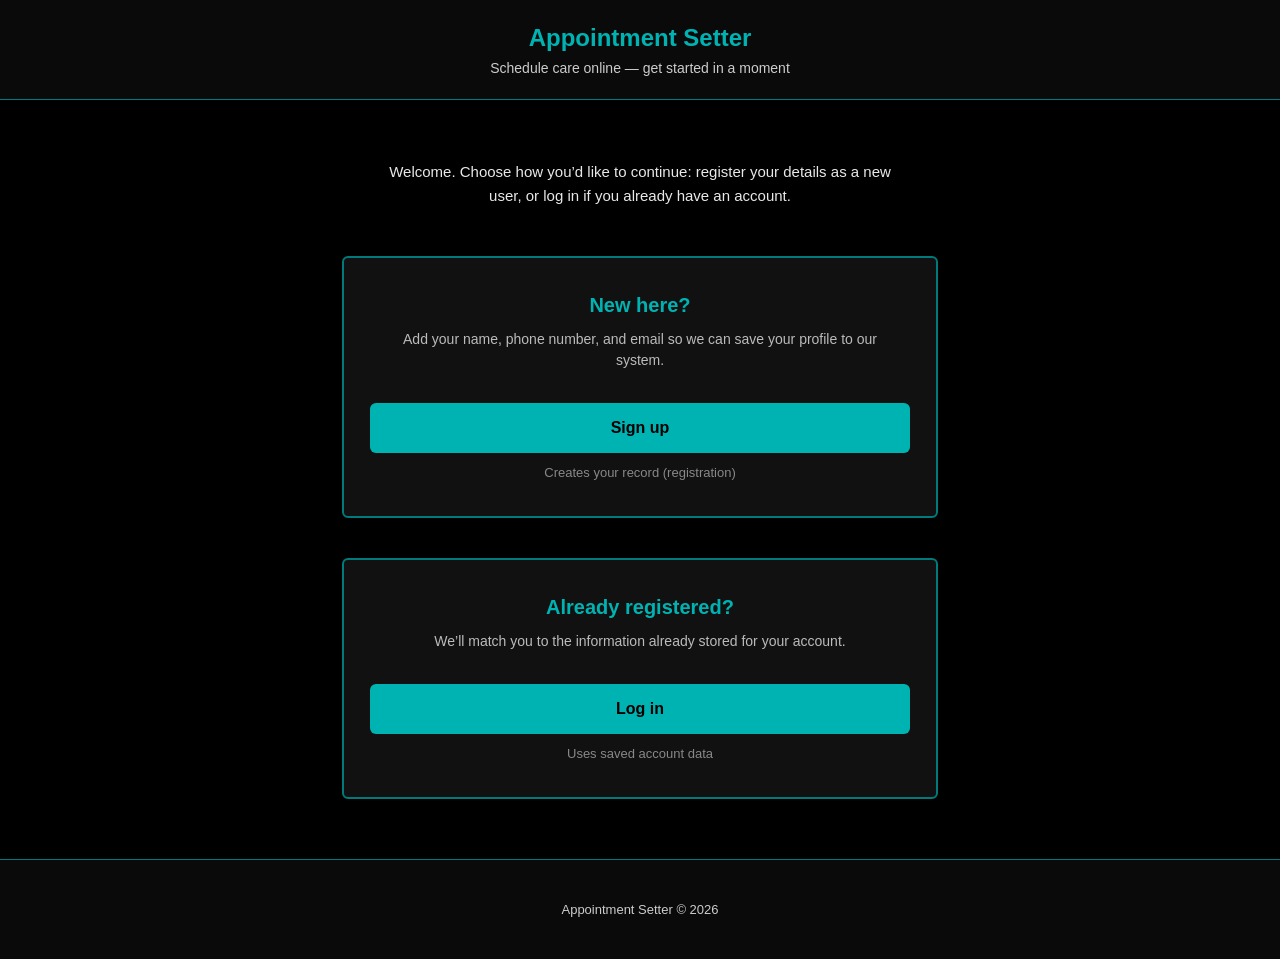
<file: backend/Index.html>
<!DOCTYPE html>
<html lang="en">

<head>
    <meta charset="UTF-8">
    <meta name="viewport" content="width=device-width, initial-scale=1.0">
    <link rel="stylesheet" href="Index.css">
    <title>Appointment Setter</title>
</head>

<body>
    <section id="section-header">
        <header class="site-header">
            <h1>Appointment Setter</h1>
            <p>Schedule care online — get started in a moment</p>
        </header>
    </section>

    <section id="section-main" class="main-section">
        <div class="container">
            <p class="welcome-text">
                Welcome. Choose how you’d like to continue: register your details as a
                new<br class="desktop-break" />
                user, or log in if you already have an account.
            </p>

            <div class="cards-wrapper">
                <!-- Sign Up Card -->
                <div class="auth-card">
                    <div class="card-header">
                        <h2>New here?</h2>
                        <p>
                            Add your name, phone number, and email so we can save your profile
                            to our system.
                        </p>
                    </div>
                    <div class="card-action">
                        <button class="btn-primary" type="button" onclick="location.href='/Frontend/Sign_Up.html'">Sign up</button>
                        <span class="action-note">Creates your record (registration)</span>
                    </div>
                </div>

                <!-- Log In Card -->
                <div class="auth-card">
                    <div class="card-header">
                        <h2>Already registered?</h2>
                        <p>
                            We’ll match you to the information already stored for your account.
                        </p>
                    </div>
                    <div class="card-action">
                        <button class="btn-primary" type="button" onclick="location.href='/Frontend/Log_In.html'">Log in</button>
                        <span class="action-note">Uses saved account data</span>
                    </div>
                </div>
            </div>
        </div>
    </section>

    <section id="section-footer">
        <footer class="site-footer">
            <p>Appointment Setter © 2026</p>
        </footer>
    </section>
</body>

</html>
</file>
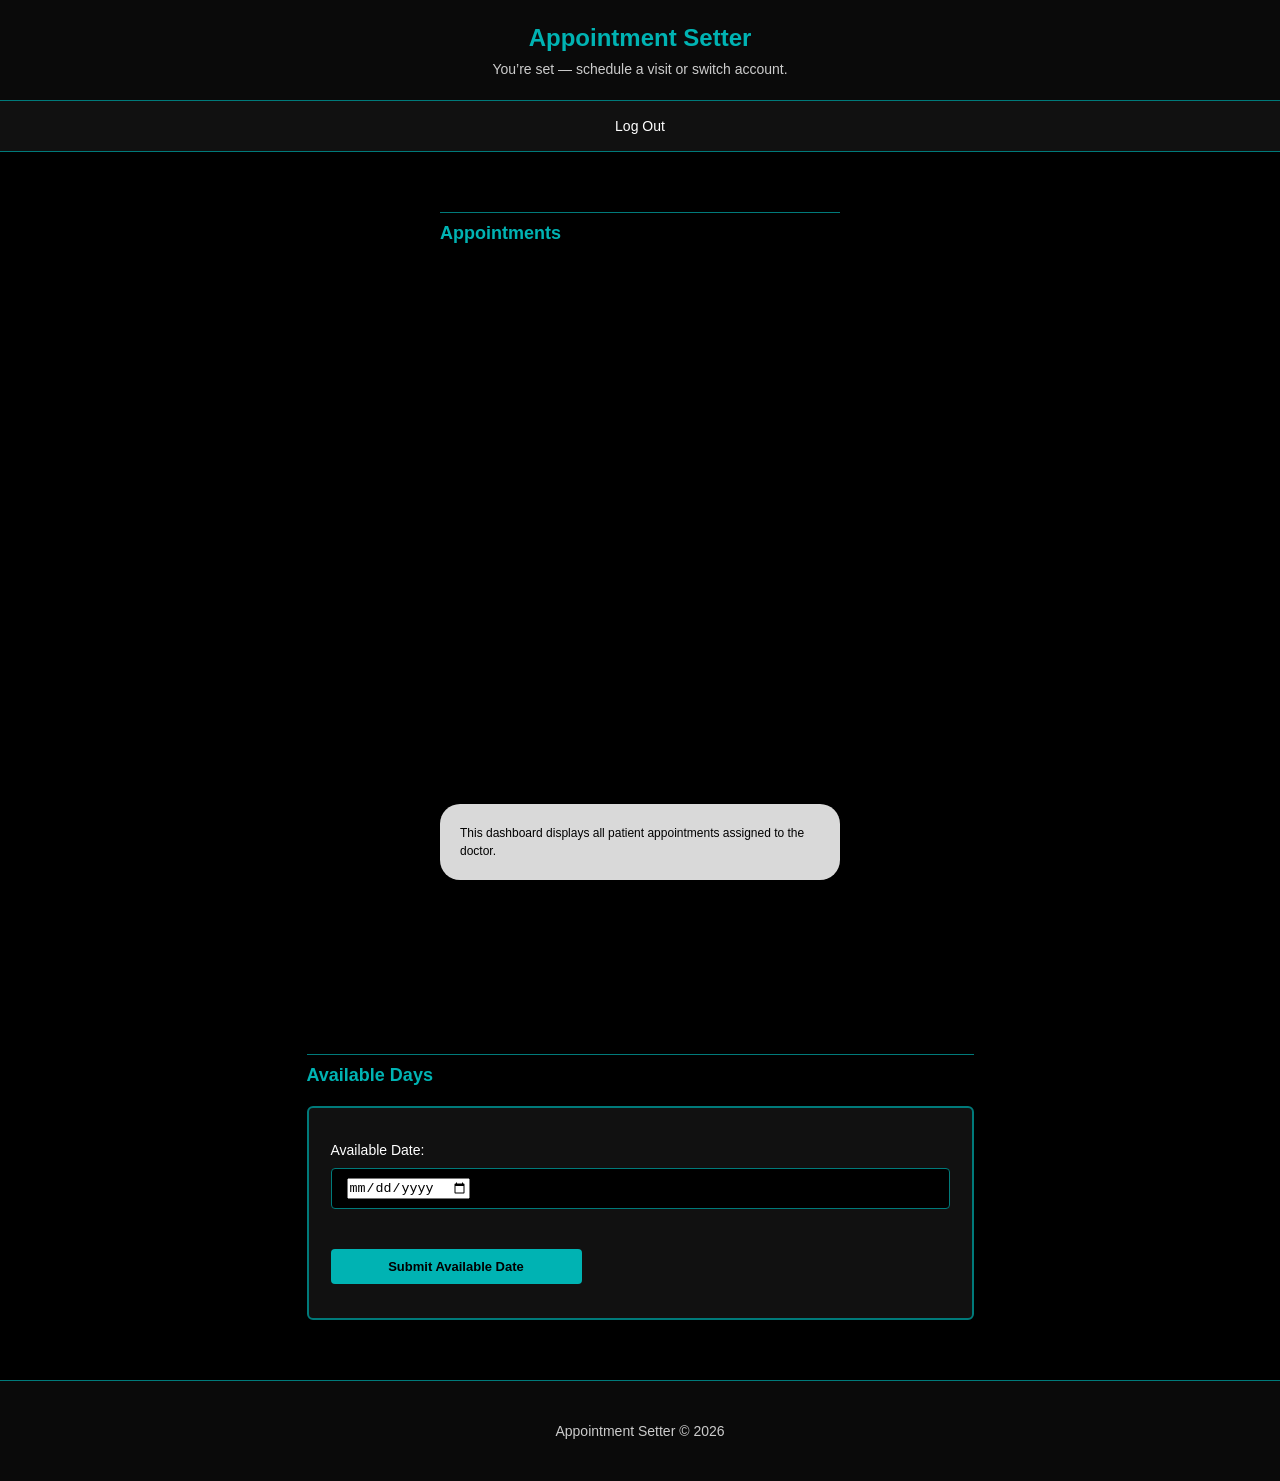
<file: frontend/Doctor.html>
<!DOCTYPE html>
<html lang="en">

<head>

    <meta charset="UTF-8">

    <meta
        name="viewport"
        content="width=device-width, initial-scale=1.0"
    >

    <link
        rel="stylesheet"
        href="Doctor.css"
    >

    <title>
        Appointment Setter
    </title>

</head>

<body>

<header id="section-header">

    <div class="header-top">

        <div class="container header-top-content">

            <h1>
                Appointment Setter
            </h1>

            <p>
                You’re set — schedule a visit or switch account.
            </p>

        </div>

    </div>

    <nav class="header-nav">

        <div class="container nav-content">

            <a
                href="../Index.html"
                class="logout-link"
            >

                Log Out

            </a>

        </div>

    </nav>

</header>

<main id="section-main">

    <div class="container main-container">

        <!-- LEFT COLUMN -->

        <section class="column-left">

            <header class="section-header">

                <h2>
                    Appointments
                </h2>

            </header>

            <div class="appointments-list-container">

                <div
                    class="appointments-list"
                    id="appointments-list"
                >

                </div>

            </div>

            <aside class="info-box">

                <p>

                    This dashboard displays all
                    patient appointments assigned
                    to the doctor.

                </p>

            </aside>

        </section>

        <!-- RIGHT COLUMN -->

        <section class="column-right">

            <header class="section-header">

                <h2>
                    Available Days
                </h2>

            </header>

            <div class="form-container">

                <form
                    class="appointment-form"
                    id="availability-form"
                >

                    <div class="form-group">

                        <label for="available_date">

                            Available Date:

                        </label>

                        <div class="input-wrapper">

                            <input
                                type="date"
                                id="available_date"
                                class="form-control"
                                required
                            >

                        </div>

                    </div>

                    <div id="availability-message"></div>

                    <button
                        type="submit"
                        class="submit-btn"
                    >

                        Submit Available Date

                    </button>

                </form>

            </div>

        </section>

    </div>

</main>

<footer id="section-footer">

    <div class="container footer-content">

        <p>
            Appointment Setter © 2026
        </p>

    </div>

</footer>

<script>

/*
|--------------------------------------------------------------------------
| LOAD APPOINTMENTS
|--------------------------------------------------------------------------
*/

async function loadAppointments() {

    try {

        const response =
            await fetch(
                "http://localhost/getAppointments.php"
            );

        const data =
            await response.json();

        console.log(
            "Appointments:",
            data
        );

        const container =
            document.getElementById(
                "appointments-list"
            );

        container.innerHTML = "";

        if (
            data.success &&
            data.appointments.length > 0
        ) {

            data.appointments.forEach(
                appointment => {

                    const notesText = appointment.appointment_notes || "No notes provided.";

                    container.innerHTML += `

                        <article class="appointment-card" data-notes="${notesText.replace(/"/g, '&quot;')}">

                            <div class="card-content">

                                <p>

                                    <strong>
                                        Patient:
                                    </strong>

                                    ${appointment.first_name}
                                    ${appointment.last_name}

                                </p>

                                <p>

                                    <strong>
                                        Service:
                                    </strong>

                                    ${appointment.service}

                                </p>

                                <p>

                                    <strong>
                                        Date:
                                    </strong>

                                    ${appointment.appointment_date}

                                </p>

                                <p>

                                    <strong>
                                        Time:
                                    </strong>

                                    ${appointment.appointment_time}

                                </p>

                            </div>

                        </article>

                    `;
                }
            );

            attachAppointmentCardEvents();

        } else {

            container.innerHTML = `

                <p>
                    No appointments found.
                </p>

            `;
        }

    } catch(error) {

        console.error(
            "Error loading appointments:",
            error
        );
    }
}
function attachAppointmentCardEvents() {
    const cards = document.querySelectorAll('.appointment-card');
    const infoBox = document.querySelector('.info-box');
    const infoText = infoBox.querySelector('p');

    cards.forEach(card => {
        card.addEventListener('click', () => {
            cards.forEach(c => c.classList.remove('selected'));
            card.classList.add('selected');
            const notes = card.dataset.notes || 'No notes provided.';
            infoText.textContent = notes;
        });
    });
}
/*
|--------------------------------------------------------------------------
| SAVE AVAILABLE DATE
|--------------------------------------------------------------------------
*/

// Helper to read a cookie value by name
function getCookieValue(name) {
    const match = document.cookie.split('; ').find(row => row.startsWith(name + '='));
    return match ? decodeURIComponent(match.split('=')[1]) : null;
}


document
    .getElementById("availability-form")
    .addEventListener(
        "submit",
        async function(e) {

            e.preventDefault();

            const payload = {

                doctor_id:
                    getCookieValue("userID"),

                available_date:
                    document.getElementById(
                        "available_date"
                    ).value

            };

            console.log(
                "Availability payload:",
                payload
            );

            try {

                const response =
                    await fetch(
                        "http://localhost/saveAvailableDates.php",
                        {

                            method: "POST",

                            headers: {
                                "Content-Type":
                                    "application/json"
                            },

                            body:
                                JSON.stringify(payload)

                        }
                    );

                const data =
                    await response.json();

                console.log(
                    "Availability response:",
                    data
                );

                const messageDiv =
                    document.getElementById(
                        "availability-message"
                    );

                if (data.success) {

                    messageDiv.innerHTML = `

                        <p style="color: green;">

                            Availability saved successfully!

                        </p>

                    `;

                    document
                        .getElementById(
                            "availability-form"
                        )
                        .reset();

                } else {

                    messageDiv.innerHTML = `

                        <p style="color: red;">

                            ${data.message}

                        </p>

                    `;
                }

            } catch(error) {

                console.error(
                    "Availability fetch error:",
                    error
                );

                document
                    .getElementById(
                        "availability-message"
                    )
                    .innerHTML = `

                        <p style="color:red;">

                            Failed to contact server.

                        </p>

                    `;
            }

        }
    );

/*
|--------------------------------------------------------------------------
| INITIAL LOAD
|--------------------------------------------------------------------------
*/

loadAppointments();

</script>

</body>

</html>
</file>
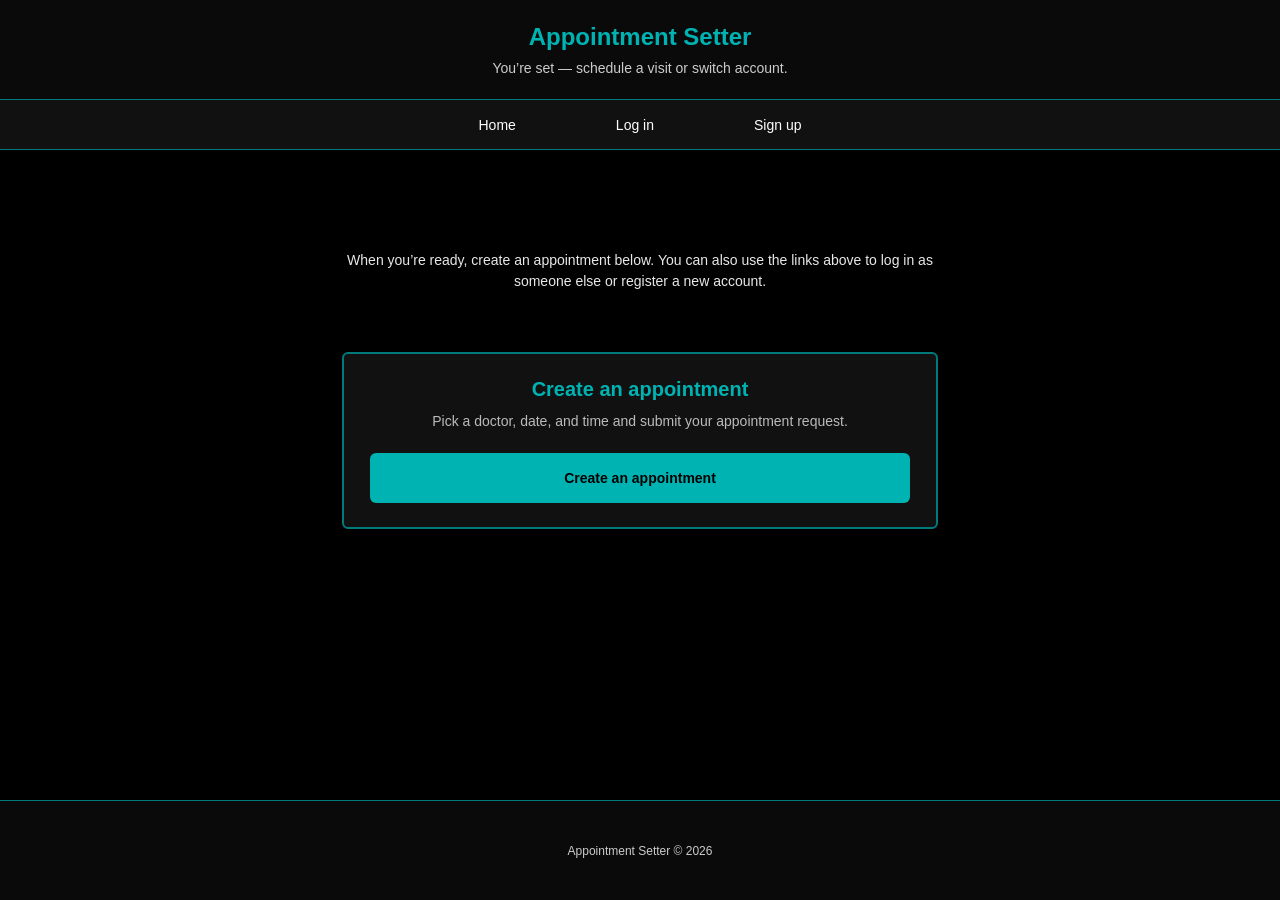
<file: frontend/Home.html>
<!DOCTYPE html>
<html lang="en">

<head>
  <meta charset="UTF-8">
  <meta name="viewport" content="width=device-width, initial-scale=1.0">
  <link rel="stylesheet" href="Home.css">
  <title>Appointment Setter</title>
</head>

<body>
  <section id="section-header">
    <header class="site-header">
      <h1 class="site-title">Appointment Setter</h1>
      <p class="site-subtitle">
        You’re set — schedule a visit or switch account.
      </p>
    </header>
    <nav class="site-nav">
      <ul class="nav-links">
        <li><a href="../Index.html">Home</a></li>
        <li><a href="Log_In.html">Log in</a></li>
        <li><a href="Sign_Up.html">Sign up</a></li>
      </ul>
    </nav>
  </section>

  <section id="section-main">
    <main class="main-content">
      <p class="intro-text">
        When you’re ready, create an appointment below. You can also use the links
        above to log in as someone else or register a new account.
      </p>

      <div class="appointment-card">
        <h2 class="card-title">Create an appointment</h2>
        <p class="card-desc">
          Pick a doctor, date, and time and submit your appointment request.
        </p>
        <button type="button" class="btn-primary" onclick="location.href='Appointment.html'">Create an appointment</button>
      </div>
    </main>
  </section>

  <section id="section-footer">
    <footer class="site-footer">
      <p>Appointment Setter © 2026</p>
    </footer>
  </section>
</body>

</html>
</file>
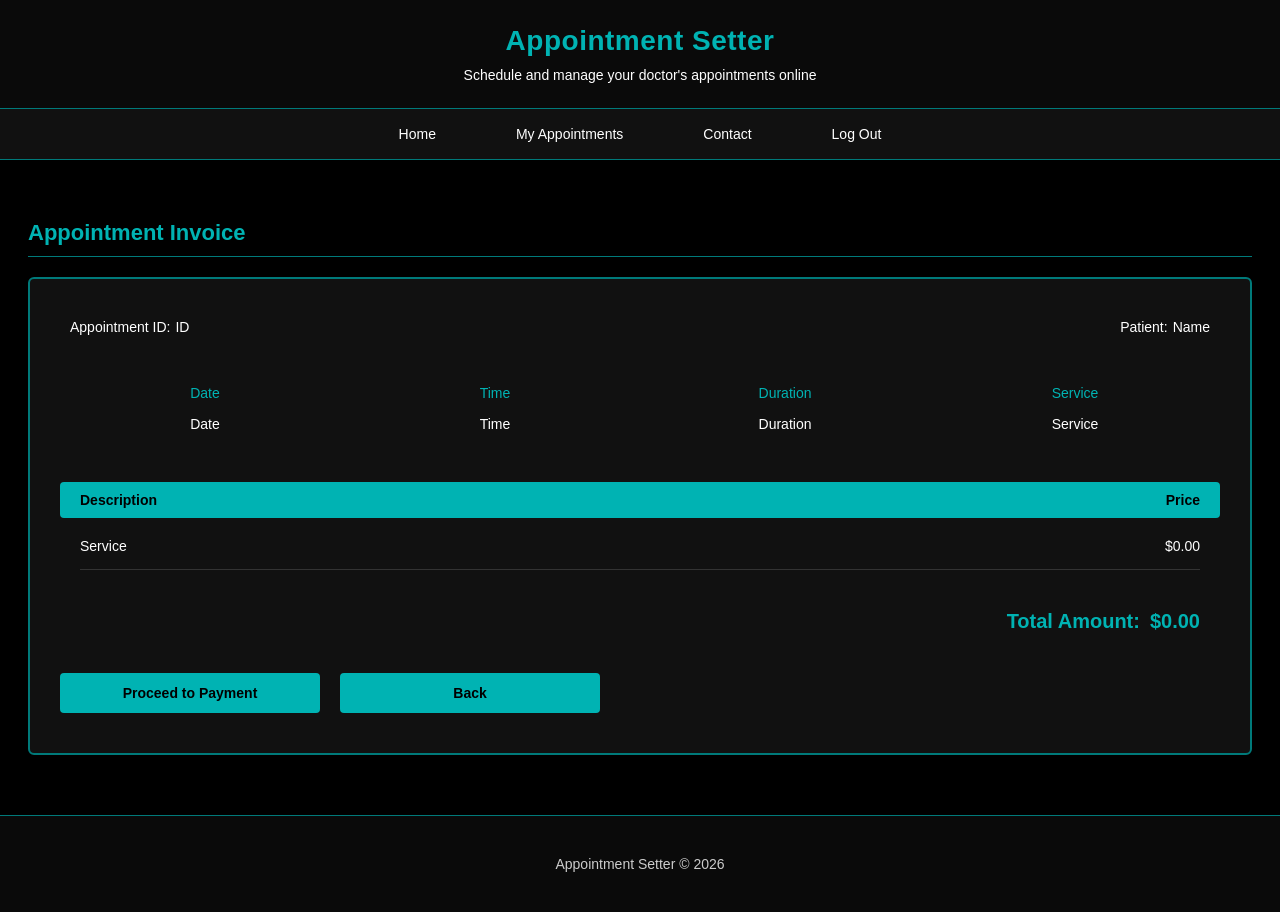
<file: frontend/Invoice.html>
<!DOCTYPE html>
<html lang="en">

<head>
    <meta charset="UTF-8">
    <meta name="viewport" content="width=device-width, initial-scale=1.0">
    <link rel="stylesheet" href="Invoice.css">
    <title>Appointment Setter</title>
</head>

<body>
    <header id="section-header">
  <div class="top-header bg-darker border-teal">
    <div class="container header-content">
      <h1 class="text-teal">Appointment Setter</h1>
      <p class="text-white">
        Schedule and manage your doctor's appointments online
      </p>
    </div>
  </div>
  <nav class="main-nav bg-dark border-teal">
    <div class="container">
      <ul class="nav-links">
        <li><a href="Home.html">Home</a></li>
        <li><a href="Appointment.html">My Appointments</a></li>
        <li><a href="Appointment.html#contact-us">Contact</a></li>
        <li><a href="../Index.html">Log Out</a></li>
      </ul>
    </div>
  </nav>
</header>

<section id="section-invoice">
  <div class="container invoice-container">
    <div class="invoice-title-area">
      <h2 class="text-teal">Appointment Invoice</h2>
    </div>

    <div class="invoice-card bg-dark">
      <!-- Top Info Row -->
      <div class="info-row">
        <div class="info-group">
          <span class="label">Appointment ID:</span>
          <span class="value" id="appointment-id">ID</span>
        </div>
        <div class="info-group">
          <span class="label">Patient:</span>
          <span class="value" id="patient-name">Name</span>
        </div>
        </div>

      <!-- Table Headers -->
      <div class="grid-4-cols text-teal table-headers">
        <div>Date</div>
        <div>Time</div>
        <div>Duration</div>
        <div>Service</div>
      </div>

      <!-- Table Values -->
      <div class="grid-4-cols text-white table-values">
        <div id="date-value">Date</div>
        <div id="time-value">Time</div>
        <div id="duration-value">Duration</div>
        <div id="service-value">Service</div>
      </div>

      <!-- Description Bar -->
      <div class="description-bar bg-teal text-black">
        <div class="col-left">Description</div>
        <div class="col-right">Price</div>
      </div>

      <!-- Service Row -->
      <div class="service-row text-white">
        <div class="col-left" id="service-description">Service</div>
        <div class="col-right" id="service-price">$0.00</div>
      </div>
      <div class="divider-line"></div>

      <!-- Total Section -->
      <div class="total-section text-teal">
        <span class="total-label">Total Amount:</span>
        <span class="total-value" id="total-value">$0.00</span>
      </div>

      <!-- Action Buttons -->
      <div id="message" class="invoice-message"></div>
      <div class="action-buttons">
        <button id="billingButton" type="button" class="btn-primary bg-teal text-black">
          Proceed to Payment
        </button>
        <button type="button" class="btn-primary bg-teal text-black" onclick="location.href='Appointment.html'">Back</button>
      </div>
    </div>
  </div>
</section>

<footer id="section-footer" class="bg-darker border-teal">
  <div class="container">
    <p class="text-gray">Appointment Setter © 2026</p>
  </div>
</footer>

<script>

document.getElementById("billingButton")
.addEventListener("click", async () => {

    document.getElementById("message").innerHTML =
        "Your payment is being processed...";

    const response = await fetch("../billing.php");

    const data = await response.json();

    window.location.href = data.approval_url;
});

// Populate invoice from sessionStorage if available
      function populateInvoiceFromStorage() {
        try {
          const raw = sessionStorage.getItem('invoiceData');
          if (!raw) return;
          const data = JSON.parse(raw);

          if (data.appointment_id) document.getElementById('appointment-id').textContent = data.appointment_id;
          if (data.patient_id) {
            const patientNameEl = document.getElementById('patient-name');
            patientNameEl.textContent = data.patient_id;
            fetch(`../getPatientName.php?patient_id=${encodeURIComponent(data.patient_id)}`)
              .then(response => response.json())
              .then(patientData => {
                if (patientData.success && patientData.full_name) {
                  patientNameEl.textContent = patientData.full_name;
                }
              })
              .catch(err => {
                console.error('Failed to load patient name:', err);
              });
          }
          if (data.appointment_date) document.getElementById('date-value').textContent = data.appointment_date;
          if (data.appointment_time) document.getElementById('time-value').textContent = data.appointment_time;
          if (data.appointment_duration) document.getElementById('duration-value').textContent = data.appointment_duration;
          if (data.service) {
            document.getElementById('service-value').textContent = data.service;
            const descEl = document.getElementById('service-description');
            if (descEl) descEl.textContent = data.service;
          }

          // If price is provided, show it formatted; otherwise leave default
          if (data.price) {
            const num = parseFloat(data.price);
            const formattedPrice = !isNaN(num) ? `$${num.toFixed(2)}` : data.price;
            document.getElementById('total-value').textContent = formattedPrice;
            const priceEl = document.getElementById('service-price');
            if (priceEl) priceEl.textContent = formattedPrice;
          }
        } catch (err) {
          console.error('Failed to populate invoice:', err);
        }
      }

      populateInvoiceFromStorage();

      document.getElementById("billingButton")
      .addEventListener("click", async () => {

        const messageEl = document.getElementById("message");
        messageEl.innerHTML = "Your payment is being processed...";

        try {
          const response = await fetch("../billing.php");

          if (!response.ok) throw new Error(`Server ${response.status}`);

          const data = await response.json();

          if (!data || !data.approval_url) throw new Error('Invalid payment response');

          window.location.href = data.approval_url;
        } catch (error) {
          console.error('Billing request failed:', error);
          messageEl.innerHTML = `<p style="color:red;">Payment failed: ${error.message}</p>`;
        }
      });

</script>

</body>

</html>
</file>
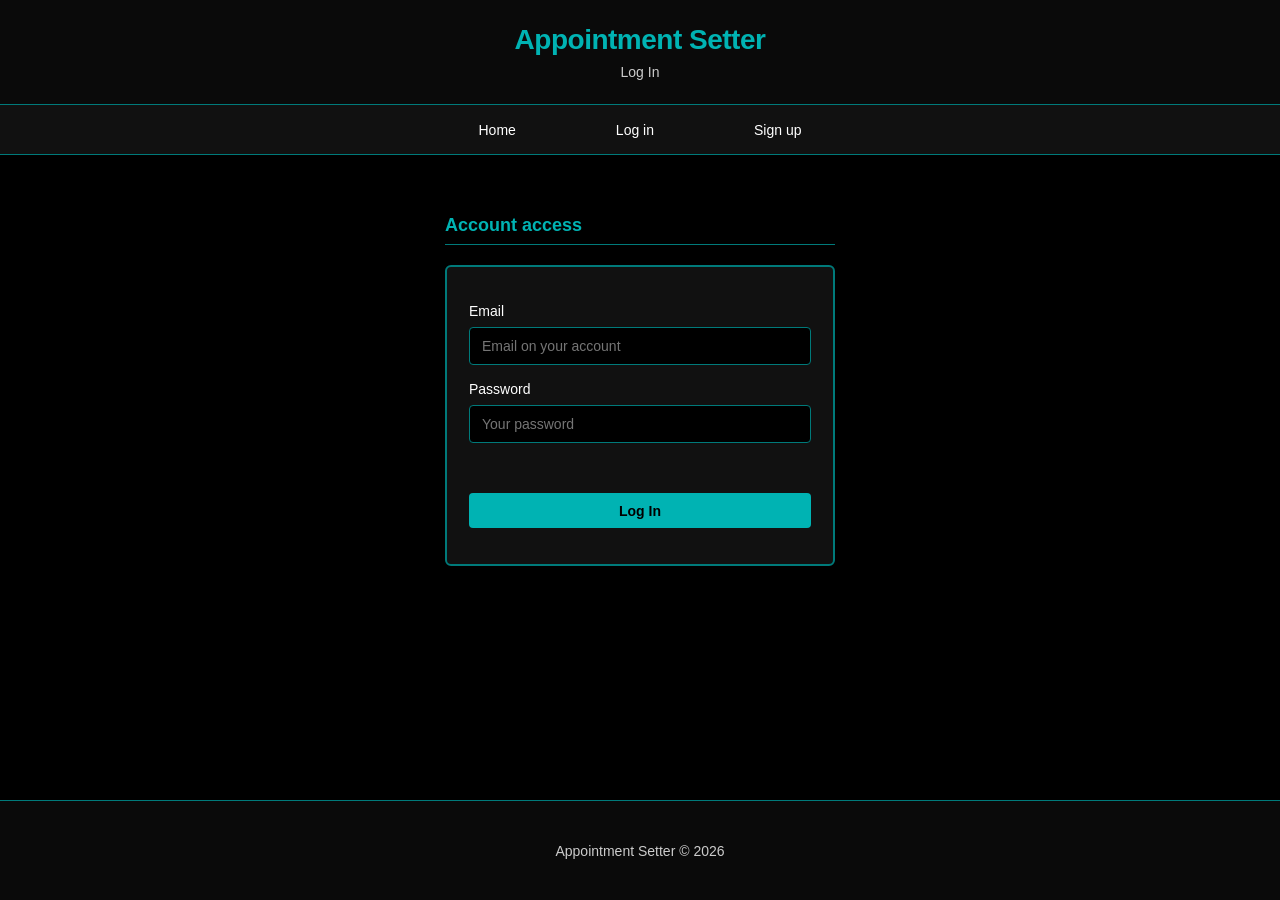
<file: frontend/Log_In.html>
<!DOCTYPE html>
<html lang="en">

<head>
    <meta charset="UTF-8">
    <meta name="viewport" content="width=device-width, initial-scale=1.0">
    <link rel="stylesheet" href="Log_In.css">
    <title>Appointment Setter</title>
</head>

<body>
  <section id="section-header">
  <header class="site-header">
    <div class="header-top">
      <h1>Appointment Setter</h1>
      <span class="subtitle">Log In</span>
    </div>
    <nav class="header-nav">
      <ul class="nav-links">
        <li><a href="../Index.html">Home</a></li>
        <li><a href="Log_In.html">Log in</a></li>
        <li><a href="Sign_Up.html">Sign up</a></li>
      </ul>
    </nav>
  </header>
</section>

<section id="section-login">
  <main class="login-main">
    <div class="login-wrapper">
      <div class="login-heading">
        <h2>Account access</h2>
      </div>
      <div class="login-card">
        <form class="login-form" action="../login.php" method="POST">
          <div class="form-group">
            <label for="email">Email</label>
            <div class="input-wrapper">
              <input
                type="email"
                id="email"
                name="email"
                placeholder="Email on your account"
                required
              />
            </div>
          </div>
          <div class="form-group">
            <label for="password">Password</label>
            <div class="input-wrapper">
              <input
                type="password"
                id="password"
                name="password"
                placeholder="Your password"
                required
              />
            </div>
          </div>
          <div id="login-error" class="login-error" role="alert" style="color: #d9534f; margin-bottom: 1rem;"></div>
          <button type="submit" class="submit-btn">Log In</button>
        </form>
      </div>
    </div>
  </main>
</section>

<section id="section-footer">
  <footer class="site-footer">
    <p>Appointment Setter © 2026</p>
  </footer>
</section>
</section>

<script>
  (function() {
    const params = new URLSearchParams(window.location.search);
    if (params.get('error')) {
      const msg = 'Your email or password was incorrect.';
      // show a popup alert
      alert(msg);
      // also display inline message in the page for accessibility
      const el = document.getElementById('login-error');
      if (el) el.textContent = msg;
      // remove the query param so refresh doesn't show the popup again
      if (window.history && window.history.replaceState) {
        const url = new URL(window.location);
        url.searchParams.delete('error');
        window.history.replaceState({}, document.title, url.pathname + url.search + url.hash);
      }
    }
  })();
</script>
</body>

</html>
</file>
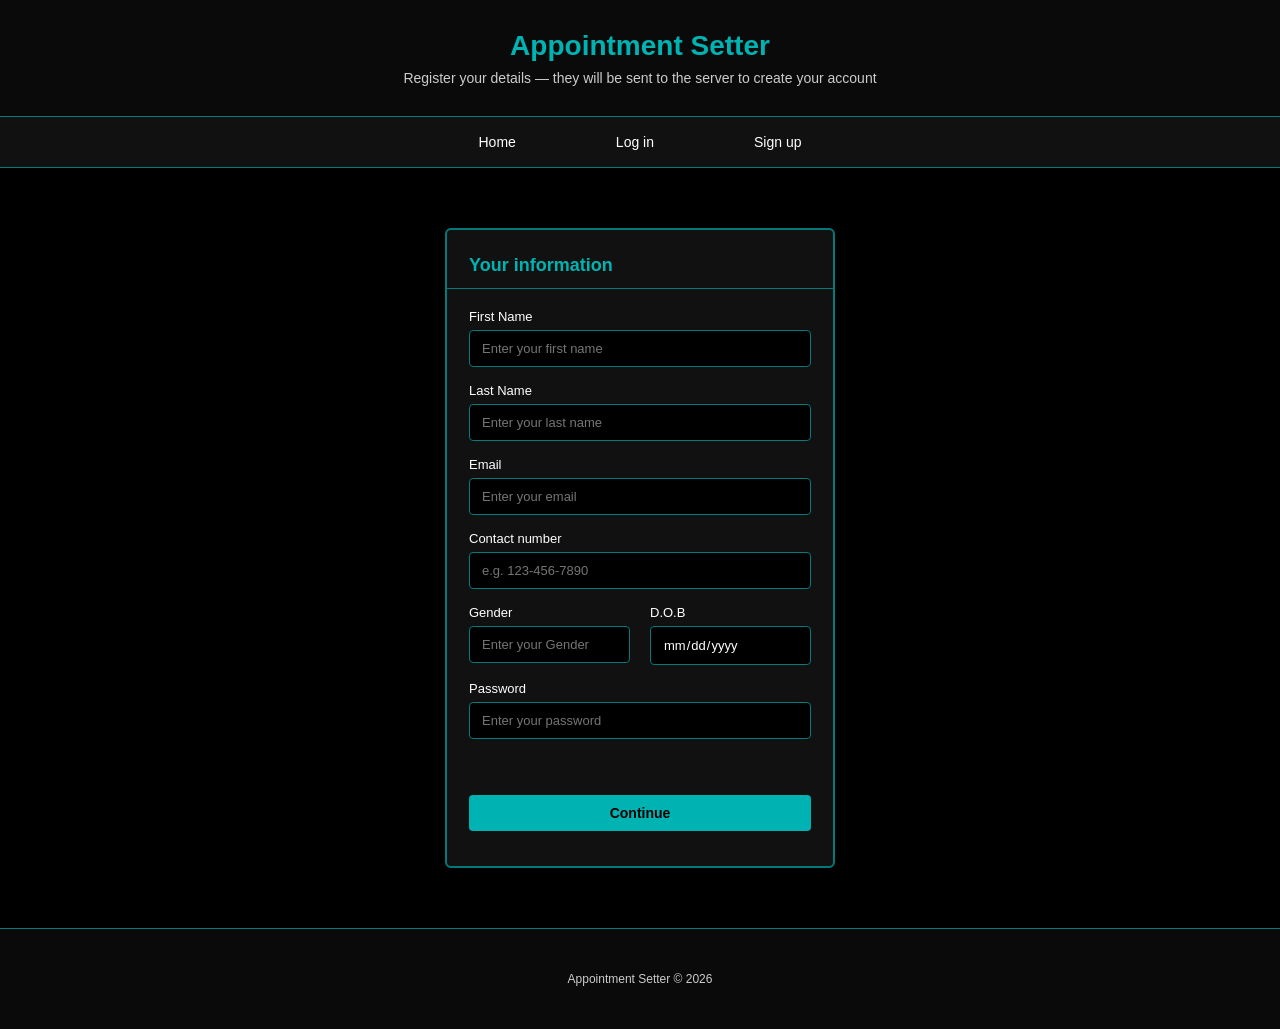
<file: frontend/Sign_Up.html>
<!DOCTYPE html>
<html lang="en">

<head>
    <meta charset="UTF-8">
    <meta name="viewport" content="width=device-width, initial-scale=1.0">
    <link rel="stylesheet" href="Sign_Up.css">
    <title>Appointment Setter</title>
</head>

<body>

<section id="section-header">
    <header class="site-header">
        <h1 class="header-title">Appointment Setter</h1>
        <p class="header-subtitle">
            Register your details — they will be sent to the server to create your
            account
        </p>
    </header>
</section>

<section id="section-nav">
    <nav class="nav-container">
        <a href="../Index.html" class="nav-link">Home</a>
        <a href="Log_In.html" class="nav-link">Log in</a>
        <a href="Sign_Up.html" class="nav-link">Sign up</a>
    </nav>
</section>

<section id="section-main">
    <div class="main-container">

        <div class="form-wrapper">

            <div class="form-header">
                <h2 class="form-title">Your information</h2>
            </div>

            <form class="signup-form" id="signup-form">

                <div class="form-group">
                    <label for="firstName">First Name</label>

                    <input
                        type="text"
                        id="firstName"
                        name="first_name"
                        placeholder="Enter your first name"
                        required
                    />
                </div>

                <div class="form-group">
                    <label for="lastName">Last Name</label>

                    <input
                        type="text"
                        id="lastName"
                        name="last_name"
                        placeholder="Enter your last name"
                        required
                    />
                </div>

                <div class="form-group">
                    <label for="email">Email</label>

                    <input
                        type="email"
                        id="email"
                        name="email"
                        placeholder="Enter your email"
                        required
                    />
                </div>

                <div class="form-group">
                    <label for="contactNumber">Contact number</label>

                    <input
                        type="tel"
                        id="contactNumber"
                        name="phone_number"
                        placeholder="e.g. 123-456-7890"
                        required
                    />
                </div>

                <div class="form-row">

                    <div class="form-group half">
                        <label for="gender">Gender</label>

                        <input
                            type="text"
                            id="gender"
                            name="gender"
                            placeholder="Enter your Gender"
                            required
                        />
                    </div>

                    <div class="form-group half">
                        <label for="dob">D.O.B</label>

                        <input
                            type="date"
                            id="dob"
                            name="dob"
                            required
                        />
                    </div>

                </div>

                <div class="form-group">
                    <label for="password">Password</label>

                    <input
                        type="password"
                        id="password"
                        name="password"
                        placeholder="Enter your password"
                        required
                    />
                </div>

                <div id="signup-message"></div>

                <button type="submit" class="submit-btn">
                    Continue
                </button>

            </form>

        </div>

    </div>
</section>

<section id="section-footer">
    <footer class="site-footer">
        <p>Appointment Setter © 2026</p>
    </footer>
</section>

<script>

document.getElementById("signup-form").addEventListener("submit", async function(e) {

    e.preventDefault();

    const payload = {

        first_name: document.getElementById("firstName").value,
        last_name: document.getElementById("lastName").value,
        email: document.getElementById("email").value,
        password: document.getElementById("password").value,
        phone_number: document.getElementById("contactNumber").value,
        gender: document.getElementById("gender").value,
        dob: document.getElementById("dob").value

    };

    console.log("Sending payload:", payload);

    try {

        const response = await fetch("../signup.php", {

            method: "POST",

            headers: {
                "Content-Type": "application/json"
            },

            body: JSON.stringify(payload)

        });

        const data = await response.json();

        console.log("Server response:", data);

        const messageDiv = document.getElementById("signup-message");

        if (data.success) {

            messageDiv.innerHTML = `
                <p style="color: green;">
                    Account created successfully!
                </p>
            `;

            document.getElementById("signup-form").reset();

        } else {

            messageDiv.innerHTML = `
                <p style="color: red;">
                    ${data.message}
                </p>
            `;
        }

    } catch(error) {

        console.error("Fetch error:", error);

        document.getElementById("signup-message").innerHTML = `
            <p style="color: red;">
                Something went wrong while contacting the server.
            </p>
        `;
    }

});

</script>

</body>
</html>
</file>
<file: backend/Index.css>
body {
  margin: 0;
  padding: 0;
  background-color: #000000;
  color: #ffffff;
  font-family: 'Inter', sans-serif;
  -webkit-font-smoothing: antialiased;
  -moz-osx-font-smoothing: grayscale;
  display: flex;
  flex-direction: column;
  min-height: 100vh;
}

* {
  box-sizing: border-box;
}

h1,
h2,
h3,
p {
  margin: 0;
}

.site-header {
  background-color: #0a0a0a;
  border-bottom: 1px solid #007a7a;
  height: 100px;
  display: flex;
  flex-direction: column;
  justify-content: center;
  align-items: center;
  gap: 8px;
  text-align: center;
  padding: 0 20px;
}
.site-header h1 {
  color: #00b3b3;
  font-size: 24px;
  font-weight: 700;
}
.site-header p {
  color: #cccccc;
  font-size: 14px;
  font-weight: 400;
}

.main-section {
  flex: 1;
  display: flex;
  justify-content: center;
  padding: 60px 20px;
}
.container {
  width: 100%;
  max-width: 628px;
  display: flex;
  flex-direction: column;
  align-items: center;
}
.welcome-text {
  color: #e8e8e8;
  text-align: center;
  font-size: 15px;
  line-height: 1.6;
  margin-bottom: 48px;
  max-width: 532px;
}
.cards-wrapper {
  display: flex;
  flex-direction: column;
  gap: 40px;
  width: 100%;
  align-items: center;
}
.auth-card {
  background-color: #111111;
  border: 2px solid #007a7a;
  border-radius: 6px;
  width: 100%;
  max-width: 596px;
  padding: 36px 26px;
  display: flex;
  flex-direction: column;
  align-items: center;
  text-align: center;
  gap: 32px;
}
.card-header {
  display: flex;
  flex-direction: column;
  gap: 12px;
}
.card-header h2 {
  color: #00b3b3;
  font-size: 20px;
  font-weight: 600;
}
.card-header p {
  color: #bbbbbb;
  font-size: 14px;
  line-height: 1.5;
  max-width: 508px;
  margin: 0 auto;
}
.card-action {
  width: 100%;
  max-width: 544px;
  display: flex;
  flex-direction: column;
  align-items: center;
  gap: 12px;
}
.btn-primary {
  display: block;
  width: 100%;
  background-color: #00b3b3;
  color: #000000;
  padding: 16px;
  border-radius: 6px;
  font-weight: 600;
  font-size: 16px;
  border: none;
  cursor: pointer;
  transition: background-color 0.2s ease;
}
.btn-primary:hover {
  background-color: #009999;
}
.action-note {
  color: #888888;
  font-size: 13px;
}

@media (max-width: 640px) {
  .main-section {
    padding: 40px 16px;
  }
  .auth-card {
    padding: 28px 20px;
  }
  .desktop-break {
    display: none;
  }
}

.site-footer {
  background-color: #0a0a0a;
  border-top: 1px solid #007a7a;
  height: 100px;
  display: flex;
  justify-content: center;
  align-items: center;
  padding: 0 20px;
  text-align: center;
}
.site-footer p {
  color: #cccccc;
  font-size: 13px;
}
</file>
<file: frontend/Doctor.css>
* {
  box-sizing: border-box;
  margin: 0;
  padding: 0;
}

body {
  font-family: 'Inter', sans-serif;
  background-color: #000000;
  color: #ffffff;
  display: flex;
  flex-direction: column;
  align-items: center;
  min-height: 100vh;
  -webkit-font-smoothing: antialiased;
  -moz-osx-font-smoothing: grayscale;
}

.container {
  width: 100%;
  max-width: 1440px;
  margin: 0 auto;
}

#section-header {
  width: 100%;
}
.header-top {
  background-color: #0a0a0a;
  border-bottom: 1px solid #007a7a;
  width: 100%;
}
.header-top-content {
  display: flex;
  flex-direction: column;
  justify-content: center;
  align-items: center;
  gap: 9px;
  height: 100px;
}
.header-top h1 {
  color: #00b3b3;
  font-size: 24px;
  font-weight: 700;
}
.header-top p {
  color: #cccccc;
  font-size: 14px;
}
.header-nav {
  background-color: #111111;
  border-bottom: 1px solid #007a7a;
  width: 100%;
}
.nav-content {
  display: flex;
  justify-content: center;
  align-items: center;
  height: 50px;
}
.logout-link {
  color: #ffffff;
  text-decoration: none;
  font-size: 14px;
  font-weight: 500;
  transition: opacity 0.2s;
}
.logout-link:hover {
  opacity: 0.8;
}

#section-main {
  width: 100%;
  flex: 1;
  display: flex;
  justify-content: center;
  padding: 60px 20px;
}
.main-container {
  display: flex;
  gap: 174px; /* Based on Figma layout spacing */
  justify-content: center;
  flex-wrap: wrap;
}
.column-left {
  width: 100%;
  max-width: 400px;
  display: flex;
  flex-direction: column;
  gap: 20px;
}
.column-right {
  width: 100%;
  max-width: 667px;
  display: flex;
  flex-direction: column;
  gap: 20px;
}
.section-header {
  border-top: 1px solid #007a7a;
  padding-top: 10px;
}
.section-header h2 {
  color: #00b3b3;
  font-size: 18px;
  font-weight: 600;
}

/* Appointments List */
.appointments-list-container {
  direction: rtl; /* Trick to place scrollbar on the left */
  /*overflow-y: visible;*/
  overflow-y: auto;
  /*height: auto;*/
  height: 500px;
  max-height: 80vh;
  padding-left: 12px;
}
.appointments-list-container::-webkit-scrollbar {
  width: 7px;
}
.appointments-list-container::-webkit-scrollbar-track {
  background: transparent;
}
.appointments-list-container::-webkit-scrollbar-thumb {
  background-color: rgba(0, 0, 0, 0.5);
  border: 1px solid rgba(255, 255, 255, 0.15);
  border-radius: 3.5px;
}

.appointments-list {
  direction: ltr; /* Reset direction for content */
  display: flex;
  flex-direction: column;
  gap: 12px;
}
.appointment-card {
  background-color: #d9d9d9;
  border-radius: 7px;
  padding: 15px 44px;
  color: #000000;
  min-height: 77px;
  display: flex;
  align-items: center;
  cursor: pointer;
  transition: transform 0.15s ease, background-color 0.15s ease, border-color 0.15s ease;
}

.appointment-card:hover {
  transform: translateY(-1px);
  background-color: #cfcfcf;
}

.appointment-card.selected {
  border: 1px solid #00b3b3;
  background-color: #c7f5f5;
}
.card-content {
  display: flex;
  flex-direction: column;
  gap: 6px;
  font-size: 12px;
}
.card-content p {
  margin: 0;
  line-height: 1.2;
  font-weight: 500;
}

/* Info Box */
.info-box {
  background-color: #d9d9d9;
  border-radius: 20px;
  padding: 20px;
  color: #000000;
  margin-top: 20px;
}
.info-box p {
  font-size: 12px;
  line-height: 1.5;
}

/* Form Section */
.form-container {
  background-color: #111111;
  border: 2px solid #007a7a;
  border-radius: 6px;
  padding: 34px 22px;
}
.appointment-form {
  display: flex;
  flex-direction: column;
  gap: 15px;
}
.form-group {
  display: flex;
  flex-direction: column;
  gap: 10px;
}
.appointment-form label {
  color: #ffffff;
  font-size: 14px;
}
.input-wrapper {
  background-color: #000000;
  border: 1px solid #007a7a;
  border-radius: 4px;
  height: 41px;
  display: flex;
  align-items: center;
  justify-content: space-between;
  padding: 0 15px;
  cursor: text;
}
.date-placeholder {
  display: flex;
  gap: 5px;
  color: #ffffff;
  font-size: 14px;
}
.calendar-icon {
  width: 14px;
  height: 13px;
  cursor: pointer;
}
.submit-btn {
  background-color: #00b3b3;
  color: #000000;
  border: none;
  border-radius: 4px;
  height: 35px;
  width: 251px;
  font-size: 13px;
  font-weight: 600;
  cursor: pointer;
  margin-top: 10px;
  transition: background-color 0.2s;
}
.submit-btn:hover {
  background-color: #009999;
}

/* Responsive Adjustments */
@media (max-width: 1200px) {
  .main-container {
    gap: 80px;
  }
}
@media (max-width: 992px) {
  .main-container {
    flex-direction: column;
    align-items: center;
    gap: 60px;
  }
  .column-left,
  .column-right {
    max-width: 100%;
  }
  .appointments-list-container {
    height: auto;
    max-height: 452px;
  }
}

#section-footer {
  background-color: #0a0a0a;
  border-top: 1px solid #007a7a;
  width: 100%;
  margin-top: auto;
}
.footer-content {
  height: 100px;
  display: flex;
  justify-content: center;
  align-items: center;
}
.footer-content p {
  color: #cccccc;
  font-size: 14px;
}
</file>
<file: frontend/Home.css>
body {
  margin: 0;
  padding: 0;
  background-color: #000000;
  color: #ffffff;
  font-family: 'Inter', sans-serif;
  -webkit-font-smoothing: antialiased;
  -moz-osx-font-smoothing: grayscale;
}

* {
  box-sizing: border-box;
}

.site-header {
  background-color: #0a0a0a;
  border-bottom: 1px solid #007a7a;
  height: 100px;
  display: flex;
  flex-direction: column;
  align-items: center;
  justify-content: center;
  gap: 9px;
  padding: 0 20px;
}

.site-title {
  color: #00b3b3;
  margin: 0;
  font-size: 24px;
  font-weight: 700;
  text-align: center;
}

.site-subtitle {
  color: #cccccc;
  margin: 0;
  font-size: 14px;
  text-align: center;
}
.site-nav {
  background-color: #111111;
  border-bottom: 1px solid #007a7a;
  height: 50px;
  display: flex;
  align-items: center;
  justify-content: center;
  padding: 0 20px;
}

.nav-links {
  list-style: none;
  padding: 0;
  margin: 0;
  display: flex;
  gap: 100px;
}

.nav-links a {
  color: #ffffff;
  text-decoration: none;
  font-size: 14px;
  transition: color 0.2s ease;
}

.nav-links a:hover {
  color: #00b3b3;
}

@media (max-width: 600px) {
  .nav-links {
    gap: 30px;
  }
  .site-title {
    font-size: 20px;
  }
}

.main-content {
  display: flex;
  flex-direction: column;
  align-items: center;
  padding: 100px 20px;
  min-height: calc(100vh - 250px);
}

.intro-text {
  color: #e8e8e8;
  text-align: center;
  max-width: 628px;
  margin: 0 0 60px 0;
  line-height: 1.5;
  font-size: 14px;
}

.appointment-card {
  background-color: #111111;
  border: 2px solid #007a7a;
  border-radius: 6px;
  padding: 24px 26px;
  width: 100%;
  max-width: 596px;
  display: flex;
  flex-direction: column;
  align-items: center;
}

.card-title {
  color: #00b3b3;
  margin: 0 0 12px 0;
  font-size: 20px;
  font-weight: 700;
  text-align: center;
}

.card-desc {
  color: #bbbbbb;
  margin: 0 0 24px 0;
  font-size: 14px;
  text-align: center;
}

.btn-primary {
  background-color: #00b3b3;
  color: #000000;
  border: none;
  border-radius: 6px;
  height: 50px;
  width: 100%;
  font-weight: 700;
  font-size: 14px;
  cursor: pointer;
  display: flex;
  align-items: center;
  justify-content: center;
  transition: opacity 0.2s ease;
}

.btn-primary:hover {
  opacity: 0.9;
}

@media (max-width: 600px) {
  .main-content {
    padding: 60px 20px;
  }
  .appointment-card {
    padding: 20px 16px;
  }
}

.site-footer {
  background-color: #0a0a0a;
  border-top: 1px solid #007a7a;
  height: 100px;
  display: flex;
  align-items: center;
  justify-content: center;
  padding: 0 20px;
}

.site-footer p {
  color: #cccccc;
  margin: 0;
  font-size: 12px;
  text-align: center;
}
</file>
<file: frontend/Invoice.css>
* {
  box-sizing: border-box;
  margin: 0;
  padding: 0;
}

body {
  font-family: 'Inter', sans-serif;
  background-color: #000000;
  color: #ffffff;
  display: flex;
  flex-direction: column;
  min-height: 100vh;
  -webkit-font-smoothing: antialiased;
  -moz-osx-font-smoothing: grayscale;
}

.container {
  max-width: 1440px;
  margin: 0 auto;
  width: 100%;
}

.text-teal {
  color: #00b3b3;
}
.text-white {
  color: #ffffff;
}
.text-black {
  color: #000000;
}
.text-gray {
  color: #cccccc;
}

.bg-teal {
  background-color: #00b3b3;
}
.bg-dark {
  background-color: #111111;
}
.bg-darker {
  background-color: #0a0a0a;
}

.border-teal {
  border: 1px solid #007a7a;
}

#section-header .top-header {
  border-left: none;
  border-right: none;
  border-top: none;
}
#section-header .header-content {
  display: flex;
  flex-direction: column;
  align-items: center;
  justify-content: center;
  padding: 25px 20px;
  gap: 10px;
  text-align: center;
}
#section-header h1 {
  font-size: 28px;
  font-weight: 700;
  letter-spacing: 0.5px;
}
#section-header p {
  font-size: 14px;
  font-weight: 400;
}
#section-header .main-nav {
  border-left: none;
  border-right: none;
  border-top: none;
}
#section-header .nav-links {
  list-style: none;
  display: flex;
  justify-content: center;
  align-items: center;
  height: 50px;
  gap: 80px;
}
#section-header .nav-links a {
  color: #ffffff;
  text-decoration: none;
  font-size: 14px;
  transition: color 0.2s;
}
#section-header .nav-links a:hover {
  color: #00b3b3;
}

@media (max-width: 768px) {
  #section-header .nav-links {
    gap: 20px;
    flex-wrap: wrap;
    height: auto;
    padding: 15px 20px;
  }
}

#section-invoice {
  padding: 60px 20px;
  flex: 1;
  display: flex;
  justify-content: center;
}
.invoice-container {
  max-width: 1224px;
}
.invoice-title-area {
  border-bottom: 1px solid #007a7a;
  margin-bottom: 20px;
  padding-bottom: 10px;
}
.invoice-title-area h2 {
  font-size: 22px;
  font-weight: 700;
}
.invoice-card {
  border: 2px solid #007a7a;
  border-radius: 6px;
  padding: 40px 30px;
  display: flex;
  flex-direction: column;
}
.info-row {
  display: flex;
  justify-content: space-between;
  margin-bottom: 50px;
  padding: 0 10px;
}
.info-group {
  display: flex;
  gap: 5px;
  font-size: 14px;
}
.grid-4-cols {
  display: grid;
  grid-template-columns: repeat(4, 1fr);
  text-align: center;
  font-size: 14px;
}
.table-headers {
  margin-bottom: 15px;
}
.table-values {
  margin-bottom: 50px;
}
.description-bar {
  display: flex;
  justify-content: space-between;
  padding: 10px 20px;
  border-radius: 4px;
  font-weight: 700;
  font-size: 14px;
  margin-bottom: 10px;
}
.service-row {
  display: flex;
  justify-content: space-between;
  padding: 10px 20px;
  font-size: 14px;
  margin-bottom: 5px;
}
.col-left {
  flex: 1;
  text-align: left;
}
.col-right {
  flex: 1;
  text-align: right;
}
.divider-line {
  height: 1px;
  background-color: #333333;
  margin: 0 20px 40px 20px;
}
.total-section {
  display: flex;
  justify-content: flex-end;
  align-items: center;
  gap: 10px;
  font-size: 20px;
  font-weight: 700;
  margin-bottom: 40px;
  padding-right: 20px;
}
.action-buttons {
  display: flex;
  gap: 20px;
}
.btn-primary {
  border: none;
  padding: 12px 30px;
  border-radius: 4px;
  font-weight: 700;
  font-size: 14px;
  cursor: pointer;
  min-width: 260px;
  transition: opacity 0.2s;
}
.btn-primary:hover {
  opacity: 0.9;
}

@media (max-width: 768px) {
  .invoice-card {
    padding: 20px 15px;
  }
  .info-row {
    flex-direction: column;
    gap: 15px;
    margin-bottom: 30px;
  }
  .grid-4-cols {
    grid-template-columns: 1fr 1fr;
    gap: 15px;
    text-align: left;
    padding: 0 10px;
  }
  .table-headers {
    display: none; /* Hide headers on mobile for a simpler stacked view, or keep them if preferred */
  }
  .table-values {
    margin-bottom: 30px;
  }
  .action-buttons {
    flex-direction: column;
  }
  .btn-primary {
    width: 100%;
    min-width: auto;
  }
}

#section-footer {
  border-left: none;
  border-right: none;
  border-bottom: none;
  padding: 40px 20px;
  text-align: center;
  margin-top: auto;
}
#section-footer p {
  font-size: 14px;
}
</file>
<file: frontend/Log_In.css>
body {
  font-family: 'Inter', sans-serif;
  margin: 0;
  padding: 0;
  background-color: #000000;
  color: #ffffff;
  display: flex;
  flex-direction: column;
  min-height: 100vh;
  -webkit-font-smoothing: antialiased;
  -moz-osx-font-smoothing: grayscale;
}

* {
  box-sizing: border-box;
}

a {
  text-decoration: none;
  color: inherit;
  transition: opacity 0.2s ease;
}

a:hover {
  opacity: 0.8;
}

input,
button {
  font-family: inherit;
}

#section-header {
  width: 100%;
}

.site-header {
  display: flex;
  flex-direction: column;
  width: 100%;
}

.header-top {
  background-color: #0a0a0a;
  border-bottom: 1px solid #007a7a;
  display: flex;
  flex-direction: column;
  align-items: center;
  justify-content: center;
  padding: 24px 0;
  gap: 8px;
}

.header-top h1 {
  color: #00b3b3;
  font-size: 28px;
  font-weight: 700;
  margin: 0;
  letter-spacing: -0.5px;
}

.header-top .subtitle {
  color: #cccccc;
  font-size: 14px;
  font-weight: 400;
}

.header-nav {
  background-color: #111111;
  border-bottom: 1px solid #007a7a;
  height: 50px;
  display: flex;
  align-items: center;
  justify-content: center;
}

.nav-links {
  list-style: none;
  margin: 0;
  padding: 0;
  display: flex;
  gap: 100px;
}

.nav-links a {
  color: #ffffff;
  font-size: 14px;
  font-weight: 400;
}

@media (max-width: 600px) {
  .nav-links {
    gap: 40px;
  }
}

#section-login {
  flex: 1;
  display: flex;
  flex-direction: column;
  align-items: center;
  width: 100%;
  padding: 60px 20px;
}

.login-main {
  width: 100%;
  display: flex;
  justify-content: center;
}

.login-wrapper {
  width: 100%;
  max-width: 390px;
  display: flex;
  flex-direction: column;
  gap: 20px;
}

.login-heading {
  border-bottom: 1px solid #007a7a;
  padding-bottom: 8px;
  display: flex;
  align-items: center;
}

.login-heading h2 {
  color: #00b3b3;
  font-size: 18px;
  font-weight: 600;
  margin: 0;
}

.login-card {
  background-color: #111111;
  border: 2px solid #007a7a;
  border-radius: 6px;
  padding: 36px 22px;
}

.login-form {
  display: flex;
  flex-direction: column;
}

.form-group {
  display: flex;
  flex-direction: column;
  gap: 8px;
  margin-bottom: 16px;
}

.form-group label {
  color: #ffffff;
  font-size: 14px;
  font-weight: 400;
}

.input-wrapper {
  width: 100%;
}

.input-wrapper input {
  width: 100%;
  height: 38px;
  background-color: #000000;
  border: 1px solid #007a7a;
  border-radius: 4px;
  padding: 0 12px;
  color: #ffffff;
  font-size: 14px;
  transition: border-color 0.2s ease;
}

.input-wrapper input::placeholder {
  color: #757575;
}

.input-wrapper input:focus {
  outline: none;
  border-color: #00b3b3;
}

.submit-btn {
  margin-top: 18px;
  width: 100%;
  height: 35px;
  background-color: #00b3b3;
  color: #000000;
  border: none;
  border-radius: 4px;
  font-size: 14px;
  font-weight: 600;
  cursor: pointer;
  display: flex;
  align-items: center;
  justify-content: center;
  transition: background-color 0.2s ease;
}

.submit-btn:hover {
  background-color: #009999;
}

#section-footer {
  width: 100%;
  margin-top: auto;
}

.site-footer {
  background-color: #0a0a0a;
  border-top: 1px solid #007a7a;
  height: 100px;
  display: flex;
  align-items: center;
  justify-content: center;
  padding: 0 20px;
}

.site-footer p {
  color: #cccccc;
  font-size: 14px;
  margin: 0;
  text-align: center;
}
</file>
<file: frontend/Sign_Up.css>
body {
  font-family: 'Inter', sans-serif;
  margin: 0;
  padding: 0;
  background-color: #000000;
  color: #ffffff;
  -webkit-font-smoothing: antialiased;
  -moz-osx-font-smoothing: grayscale;
}

* {
  box-sizing: border-box;
}

h1,
h2,
h3,
h4,
h5,
h6,
p {
  margin: 0;
}

a {
  text-decoration: none;
}

#section-header {
  background-color: #0a0a0a;
  border-bottom: 1px solid #007a7a;
}
.site-header {
  padding: 30px 20px;
  text-align: center;
  display: flex;
  flex-direction: column;
  align-items: center;
  justify-content: center;
  min-height: 100px;
  max-width: 1440px;
  margin: 0 auto;
}
.header-title {
  color: #00b3b3;
  font-size: 28px;
  font-weight: 700;
  margin-bottom: 8px;
}
.header-subtitle {
  color: #cccccc;
  font-size: 14px;
  font-weight: 400;
}

#section-nav {
  background-color: #111111;
  border-bottom: 1px solid #007a7a;
}
.nav-container {
  display: flex;
  justify-content: center;
  align-items: center;
  gap: 100px;
  height: 50px;
  max-width: 1440px;
  margin: 0 auto;
  padding: 0 20px;
}
.nav-link {
  color: #ffffff;
  font-size: 14px;
  font-weight: 400;
  transition: color 0.2s ease;
}
.nav-link:hover {
  color: #00b3b3;
}
@media (max-width: 600px) {
  .nav-container {
    gap: 40px;
  }
}

#section-main {
  background-color: #000000;
  padding: 60px 20px;
  display: flex;
  justify-content: center;
  align-items: flex-start;
  min-height: calc(100vh - 250px);
}
.main-container {
  width: 100%;
  max-width: 390px;
}
.form-wrapper {
  background-color: #111111;
  border: 2px solid #007a7a;
  border-radius: 6px;
  padding-top: 25px;
  padding-bottom: 35px;
  display: flex;
  flex-direction: column;
}
.form-header {
  border-bottom: 1px solid #007a7a;
  padding: 0 22px 12px 22px;
  margin-bottom: 20px;
}
.form-title {
  color: #00b3b3;
  font-size: 18px;
  font-weight: 700;
}
.signup-form {
  padding: 0 22px;
  display: flex;
  flex-direction: column;
  gap: 16px;
}
.form-group {
  display: flex;
  flex-direction: column;
  gap: 6px;
}
.form-row {
  display: flex;
  gap: 20px;
}
.form-group.half {
  flex: 1;
  min-width: 0;
}
.form-group label {
  color: #ffffff;
  font-size: 13px;
  font-weight: 400;
}
.form-group input {
  background-color: #000000;
  border: 1px solid #007a7a;
  border-radius: 4px;
  padding: 10px 12px;
  color: #ffffff;
  font-size: 13px;
  width: 100%;
  font-family: inherit;
  transition: border-color 0.2s ease;
}
.form-group input::placeholder {
  color: #757575;
}
.form-group input:focus {
  outline: none;
  border-color: #00b3b3;
}
.submit-btn {
  background-color: #00b3b3;
  color: #000000;
  border: none;
  border-radius: 4px;
  padding: 10px;
  font-size: 14px;
  font-weight: 700;
  cursor: pointer;
  margin-top: 24px;
  font-family: inherit;
  transition: opacity 0.2s ease;
  width: 100%;
}
.submit-btn:hover {
  opacity: 0.9;
}

#section-footer {
  background-color: #0a0a0a;
  border-top: 1px solid #007a7a;
}
.site-footer {
  padding: 40px 20px;
  text-align: center;
  display: flex;
  justify-content: center;
  align-items: center;
  min-height: 100px;
  max-width: 1440px;
  margin: 0 auto;
}
.site-footer p {
  color: #cccccc;
  font-size: 12px;
  font-weight: 400;
}
</file>
